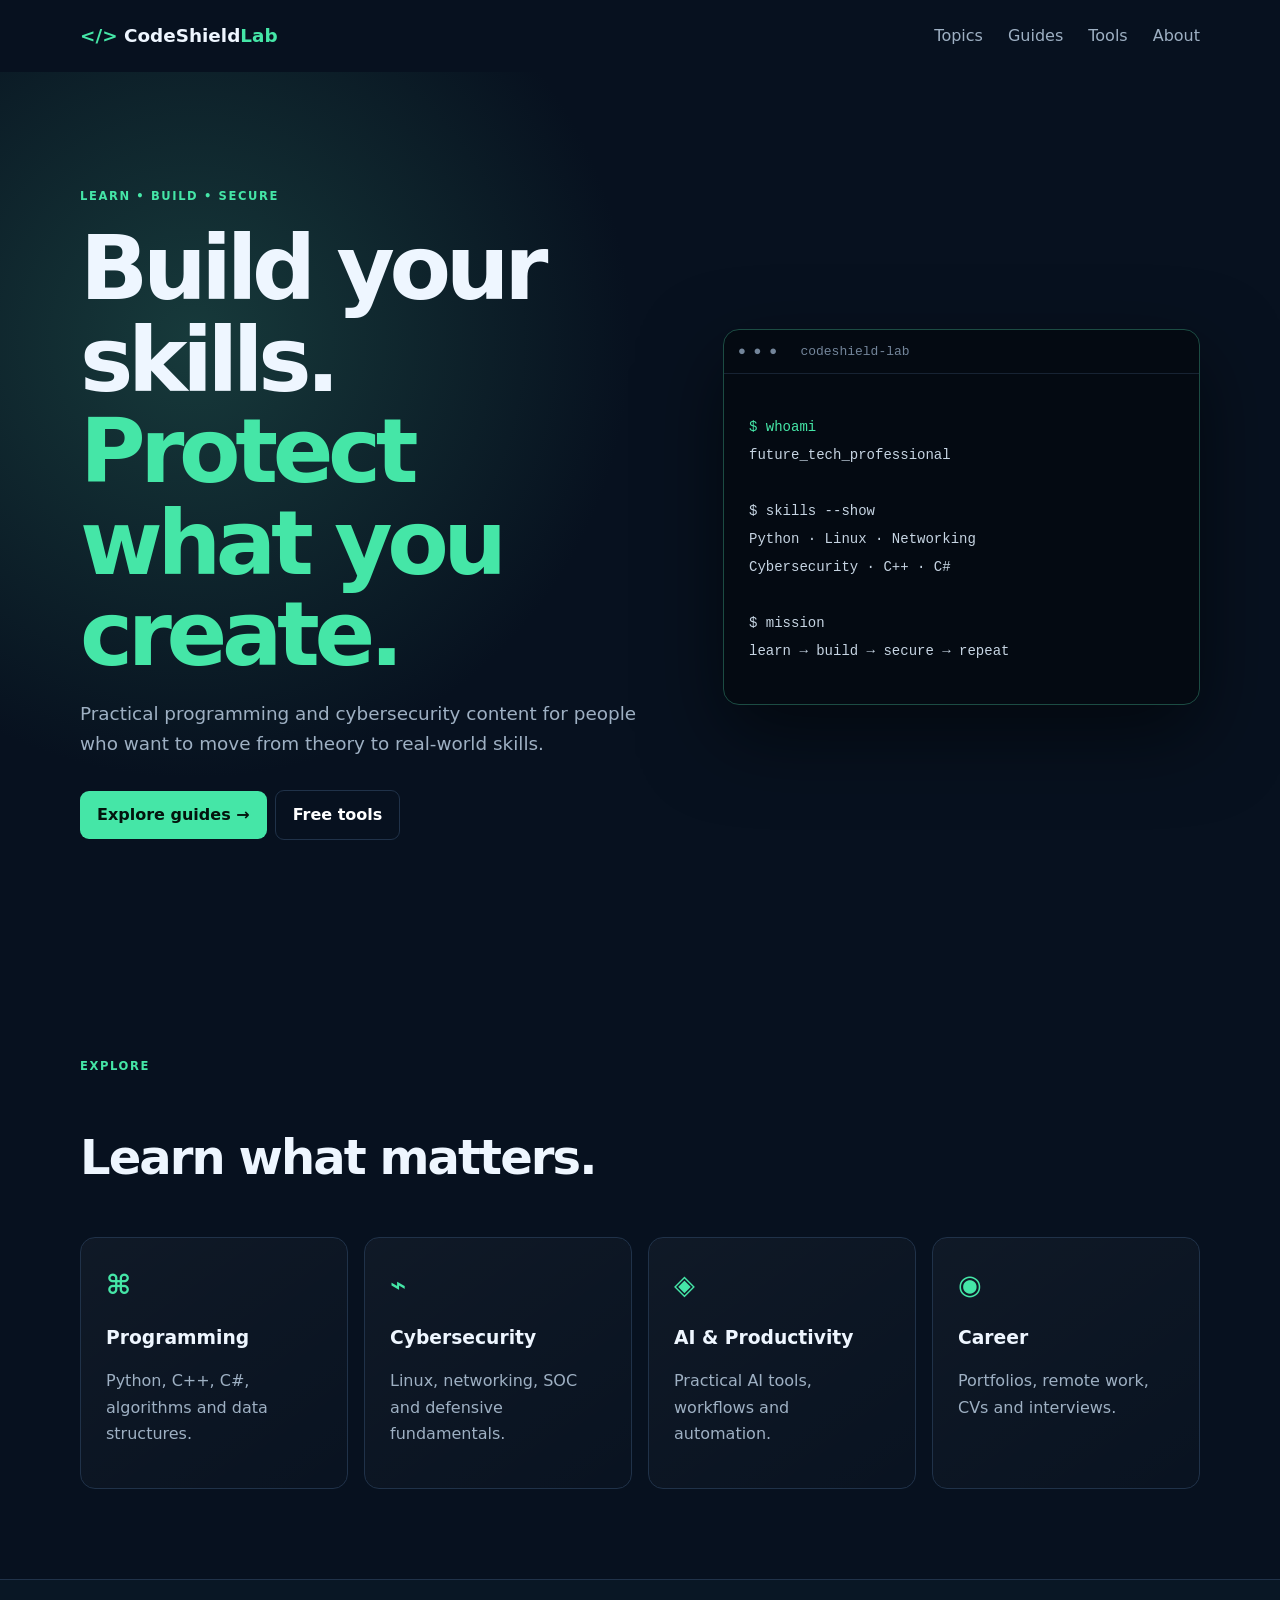
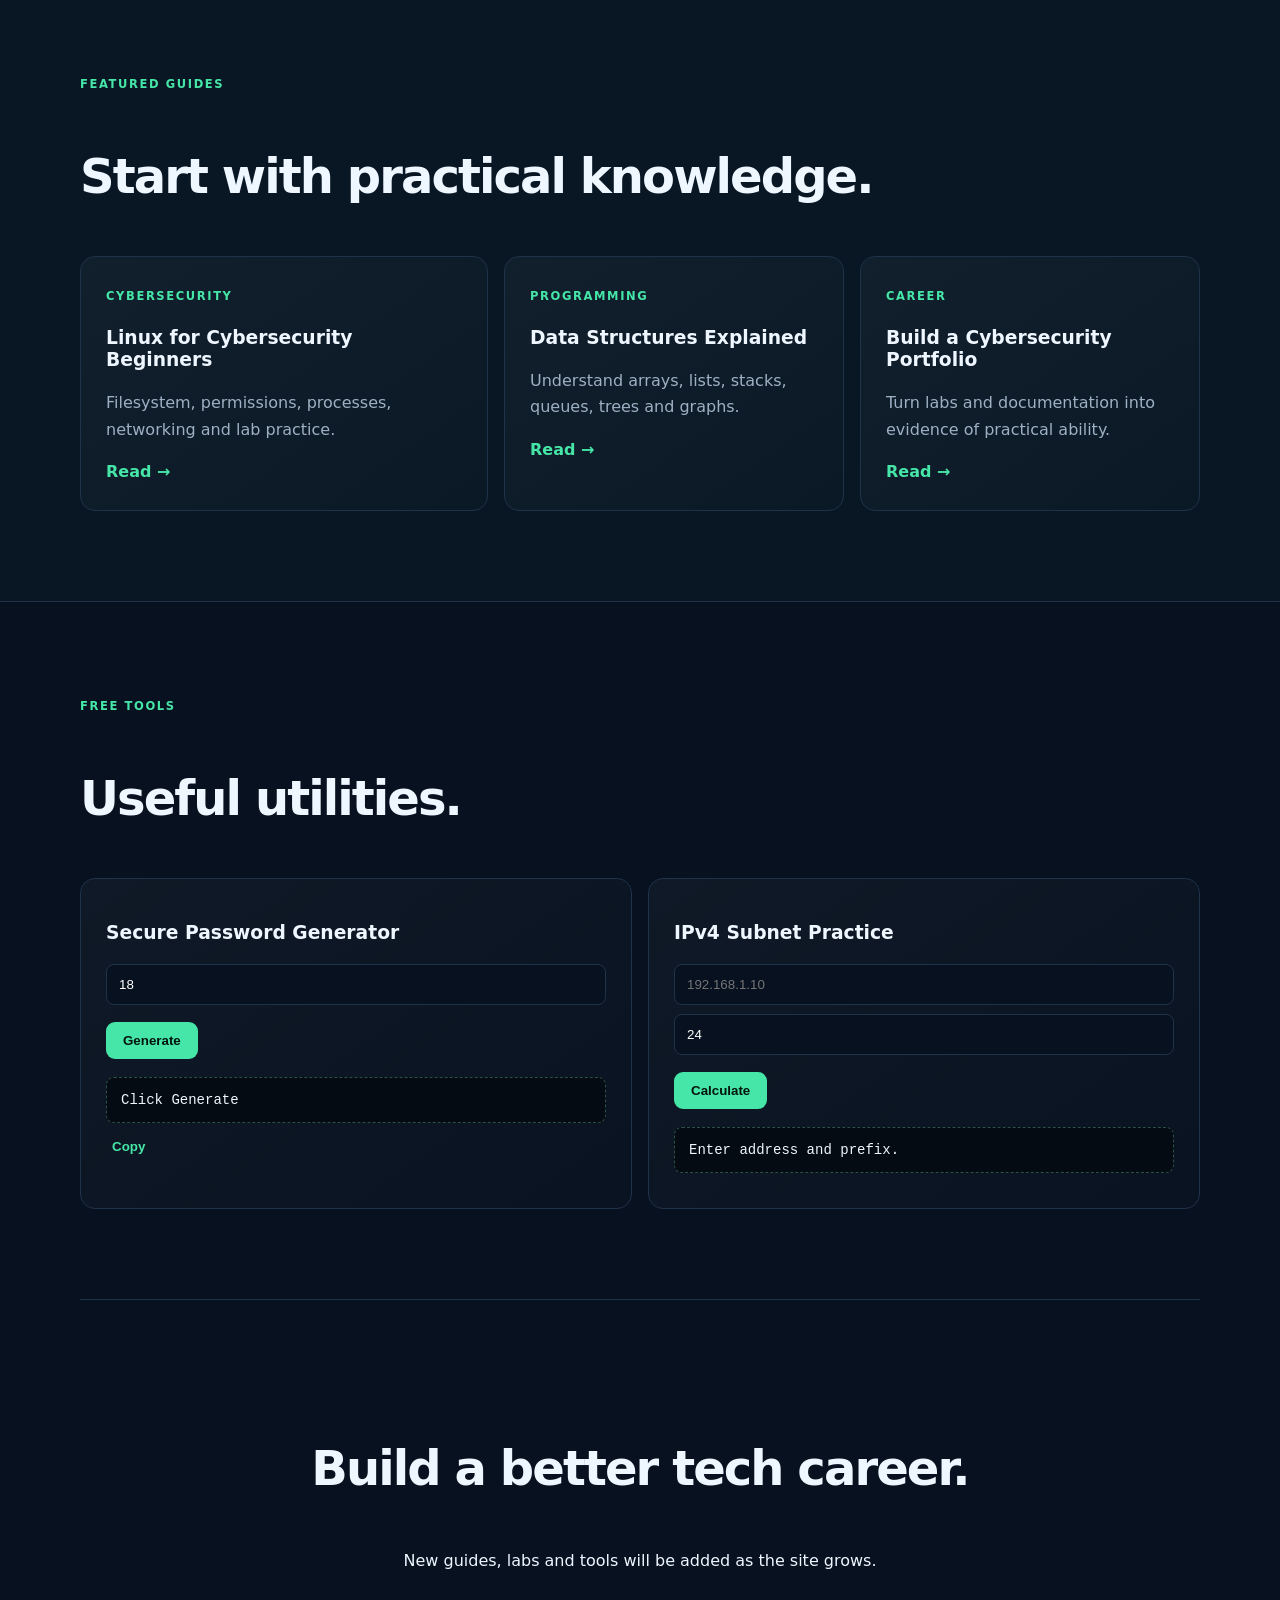
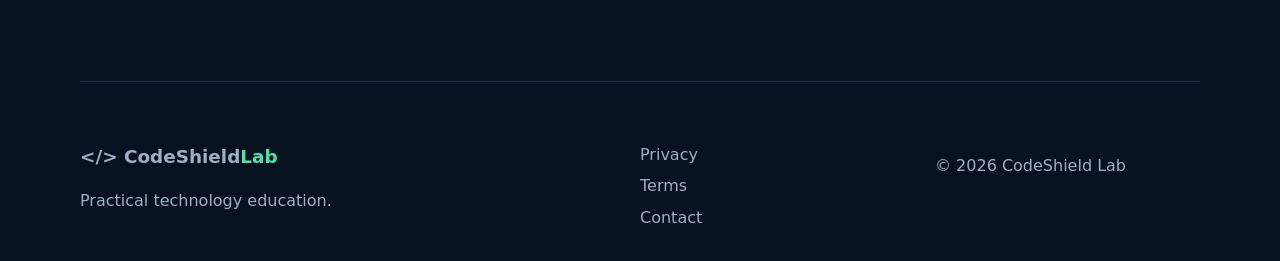
<file: index.html>
<!doctype html><html lang="en"><head><meta charset="utf-8"><meta name="viewport" content="width=device-width,initial-scale=1"><title>CodeShield Lab | Programming & Cybersecurity</title><meta name="description" content="Practical programming, cybersecurity, Linux and AI guides and free tools."><link rel="stylesheet" href="style.css"></head><body>
<header><nav class="nav"><a class="brand" href="#"><b>&lt;/&gt;</b> CodeShield<span>Lab</span></a><button id="menu">☰</button><div id="links"><a href="#topics">Topics</a><a href="#guides">Guides</a><a href="#tools">Tools</a><a href="about.html">About</a></div></nav></header>
<main>
<section class="hero"><div><small>LEARN • BUILD • SECURE</small><h1>Build your skills.<br><em>Protect what you create.</em></h1><p>Practical programming and cybersecurity content for people who want to move from theory to real-world skills.</p><a class="btn" href="#guides">Explore guides →</a><a class="btn ghost" href="#tools">Free tools</a></div><div class="terminal"><div>● ● ● &nbsp; codeshield-lab</div><pre>$ whoami
future_tech_professional

$ skills --show
Python · Linux · Networking
Cybersecurity · C++ · C#

$ mission
learn → build → secure → repeat</pre></div></section>
<section id="topics"><small>EXPLORE</small><h2>Learn what matters.</h2><div class="grid four"><article><b>⌘</b><h3>Programming</h3><p>Python, C++, C#, algorithms and data structures.</p></article><article><b>⌁</b><h3>Cybersecurity</h3><p>Linux, networking, SOC and defensive fundamentals.</p></article><article><b>◈</b><h3>AI & Productivity</h3><p>Practical AI tools, workflows and automation.</p></article><article><b>◉</b><h3>Career</h3><p>Portfolios, remote work, CVs and interviews.</p></article></div></section>
<section id="guides" class="dark"><small>FEATURED GUIDES</small><h2>Start with practical knowledge.</h2><div class="grid three"><article><label>CYBERSECURITY</label><h3>Linux for Cybersecurity Beginners</h3><p>Filesystem, permissions, processes, networking and lab practice.</p><a href="article-linux.html">Read →</a></article><article><label>PROGRAMMING</label><h3>Data Structures Explained</h3><p>Understand arrays, lists, stacks, queues, trees and graphs.</p><a href="article-data-structures.html">Read →</a></article><article><label>CAREER</label><h3>Build a Cybersecurity Portfolio</h3><p>Turn labs and documentation into evidence of practical ability.</p><a href="article-portfolio.html">Read →</a></article></div></section>
<section id="tools"><small>FREE TOOLS</small><h2>Useful utilities.</h2><div class="grid two"><article><h3>Secure Password Generator</h3><input id="len" type="number" min="8" max="40" value="18"><button class="btn small" id="gen">Generate</button><div id="pass" class="output">Click Generate</div><button id="copy">Copy</button></article><article><h3>IPv4 Subnet Practice</h3><input id="ip" placeholder="192.168.1.10"><input id="prefix" type="number" min="0" max="32" value="24"><button class="btn small" id="calc">Calculate</button><div id="net" class="output">Enter address and prefix.</div></article></div></section>
<section class="cta"><h2>Build a better tech career.</h2><p>New guides, labs and tools will be added as the site grows.</p></section></main>
<footer><div><a class="brand" href="#">&lt;/&gt; CodeShield<span>Lab</span></a><p>Practical technology education.</p></div><div><a href="privacy.html">Privacy</a><a href="terms.html">Terms</a><a href="contact.html">Contact</a></div><p>© <span id="year"></span> CodeShield Lab</p></footer><script src="script.js"></script></body></html>
</file>
<file: style.css>
*{box-sizing:border-box}html{scroll-behavior:smooth}:root{--bg:#07111f;--panel:#0d1b2d;--text:#eef6ff;--muted:#9eb0c3;--line:#203249;--green:#45e6a7;--blue:#5aa8ff}body{margin:0;background:var(--bg);color:var(--text);font:16px/1.65 Inter,system-ui,sans-serif}a{color:inherit;text-decoration:none}.nav,main section,footer{width:min(1120px,calc(100% - 32px));margin:auto}.nav{height:72px;display:flex;align-items:center;justify-content:space-between}.brand{font-weight:900;font-size:1.15rem}.brand b{color:var(--green)}.brand span{color:var(--green)}#links{display:flex;gap:25px;color:var(--muted)}#menu{display:none;background:none;border:0;color:white;font-size:24px}.hero{width:100%;max-width:none;padding:110px max(16px,calc((100% - 1120px)/2));display:grid;grid-template-columns:1.1fr .9fr;gap:60px;align-items:center;background:radial-gradient(circle at 15% 30%,#173a3b,transparent 35%)}small,label{color:var(--green);font-weight:900;letter-spacing:.14em;font-size:.72rem}h1{font-size:clamp(3rem,7vw,5.7rem);line-height:1.02;letter-spacing:-.06em;margin:15px 0}h1 em{color:var(--green);font-style:normal}h2{font-size:clamp(2rem,4vw,3rem);letter-spacing:-.04em}h3{line-height:1.2}.hero p{max-width:650px;color:var(--muted);font-size:1.15rem}.btn{display:inline-block;background:var(--green);color:#03140d;border:0;border-radius:9px;padding:11px 17px;font-weight:900;margin:12px 8px 12px 0;cursor:pointer}.ghost{background:transparent;color:white;border:1px solid var(--line)}.terminal{background:#040a12;border:1px solid #1c4c43;border-radius:16px;box-shadow:0 30px 80px #0008;overflow:hidden}.terminal>div{padding:14px;border-bottom:1px solid #172333;color:#73859a;font:13px monospace}.terminal pre{padding:25px;color:#c6d4e2;font:14px/2 monospace}.terminal pre::first-line{color:var(--green)}section:not(.hero){padding:90px 0}.grid{display:grid;gap:16px}.four{grid-template-columns:repeat(4,1fr)}.three{grid-template-columns:1.2fr 1fr 1fr}.two{grid-template-columns:1fr 1fr}.grid article{border:1px solid var(--line);background:linear-gradient(145deg,#ffffff09,#ffffff02);border-radius:15px;padding:25px}.grid article:hover{border-color:#45e6a755;transform:translateY(-3px);transition:.2s}.grid b{color:var(--green);font-size:1.7rem}.grid p{color:var(--muted)}.grid a{color:var(--green);font-weight:800}.dark{width:100%!important;max-width:none!important;padding-left:max(16px,calc((100% - 1120px)/2))!important;padding-right:max(16px,calc((100% - 1120px)/2))!important;background:#091725;border-block:1px solid var(--line)}input{display:block;width:100%;margin:9px 0;padding:12px;border:1px solid var(--line);border-radius:8px;background:#07111f;color:white}.small{margin:8px 0}.output{font:14px monospace;background:#050b13;border:1px dashed #2b5148;border-radius:8px;padding:14px;word-break:break-all;margin:10px 0}#copy{background:none;border:0;color:var(--green);cursor:pointer;font-weight:800}.cta{text-align:center;border-top:1px solid var(--line)}footer{padding:55px 0 25px;display:grid;grid-template-columns:2fr 1fr 1fr;gap:30px;border-top:1px solid var(--line);color:var(--muted)}footer a{display:block;margin:5px 0}.article{max-width:850px;padding:90px 16px!important}.article p{color:#c5d1df}.article h2{font-size:1.8rem;margin-top:45px}.callout{border-left:3px solid var(--green);background:#0b2030;padding:18px;margin:25px 0}@media(max-width:850px){.hero{grid-template-columns:1fr}.four,.three,.two,footer{grid-template-columns:1fr 1fr}#links{display:none}#links.open{display:flex;position:absolute;top:72px;left:0;right:0;background:#07111f;padding:20px;flex-direction:column}#menu{display:block}}@media(max-width:560px){.four,.three,.two,footer{grid-template-columns:1fr}h1{font-size:3.2rem}.hero{padding-top:70px;padding-bottom:70px}}
</file>
